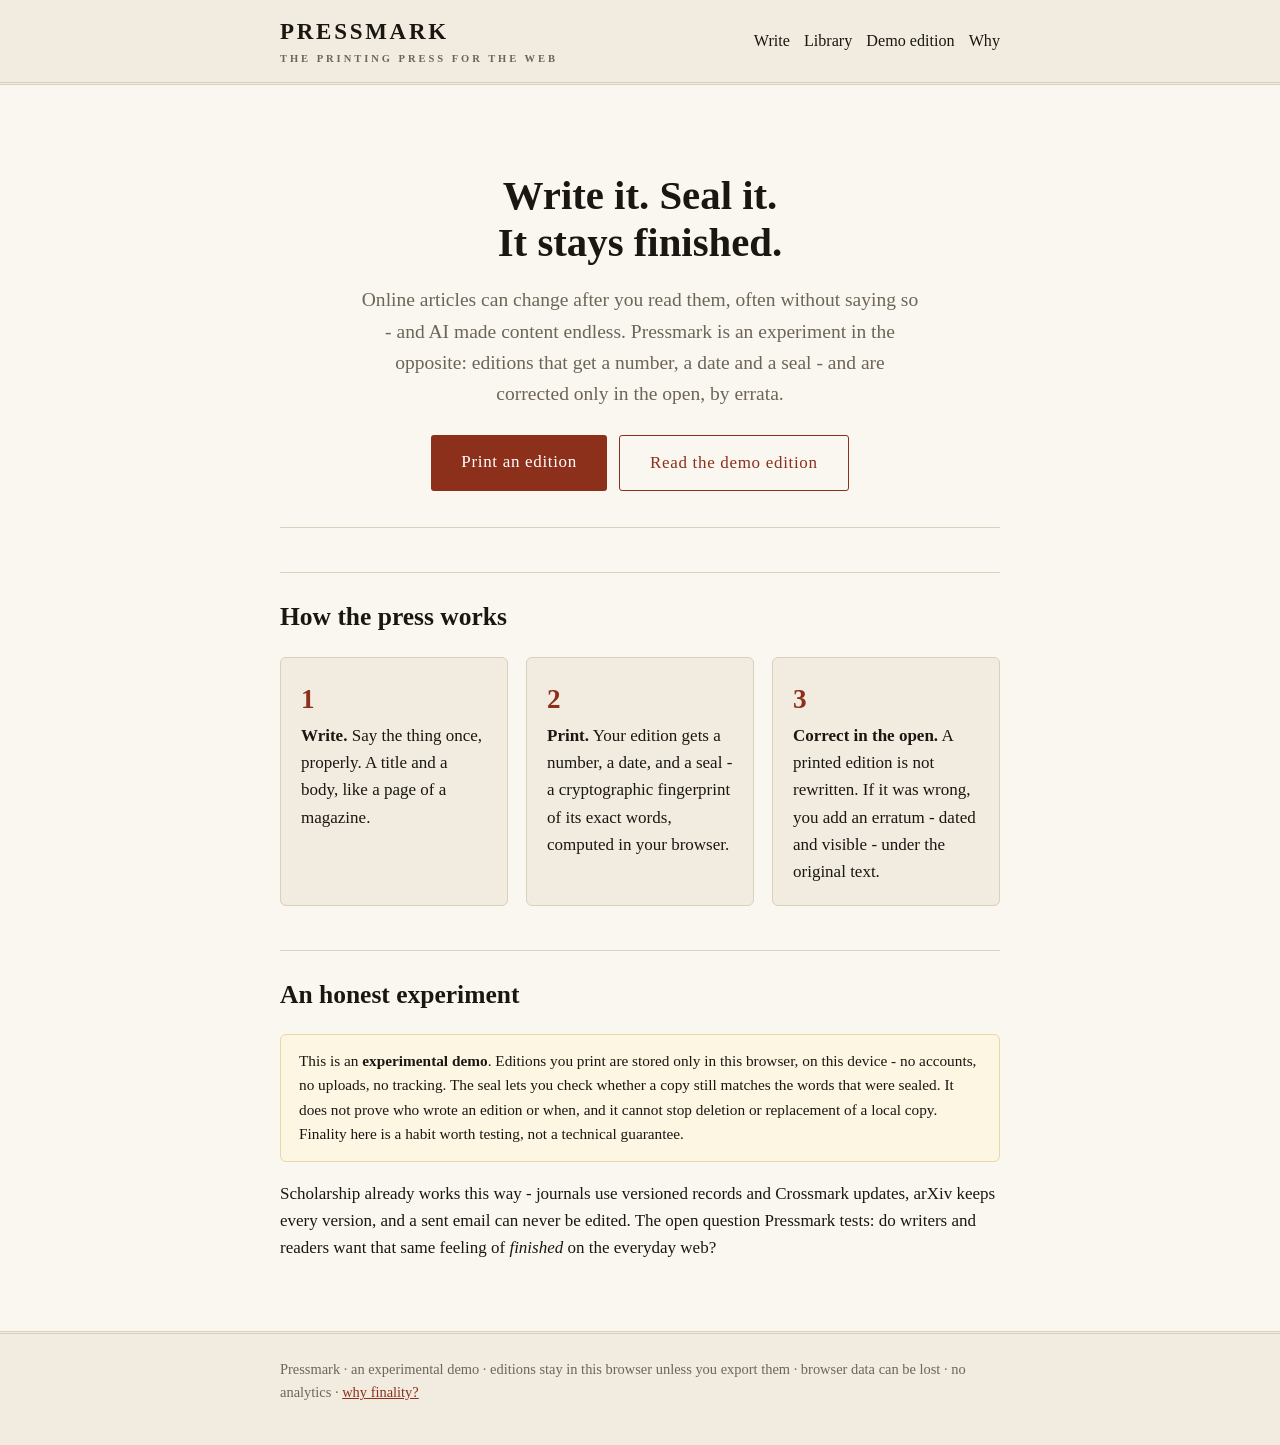
<file: index.html>
<!DOCTYPE html>
<html lang="en">
<head>
<meta charset="utf-8">
<meta name="viewport" content="width=device-width, initial-scale=1">
<title>Pressmark - the printing press for the web</title>
<meta name="google-site-verification" content="R3Jjy_NTB_Dfga_tRyby6kHTOuZl6YpTrTNB0ja5k1M">
<meta name="description" content="An experiment in final editions: write it, seal it, correct it only by visible errata.">
<meta http-equiv="Content-Security-Policy" content="default-src 'self'; style-src 'self' 'unsafe-inline'; script-src 'self'; img-src 'self'; connect-src 'self'; base-uri 'none'; form-action 'none'">
<link rel="icon" type="image/svg+xml" href="assets/favicon.svg">
<link rel="stylesheet" href="assets/style.css">
</head>
<body>
<header class="site"><div class="wrap">
  <a class="masthead" href="index.html">Pressmark<small>the printing press for the web</small></a>
  <nav class="main">
    <a href="write.html">Write</a><a href="library.html">Library</a><a href="edition.html?id=sample">Demo edition</a><a href="about.html">Why</a>
  </nav>
</div></header>
<main><div class="wrap">
  <section class="hero">
    <h1>Write it. Seal it.<br>It stays finished.</h1>
    <p class="sub">Online articles can change after you read them, often without saying so - and AI made content endless. Pressmark is an experiment in the opposite: editions that get a number, a date and a seal - and are corrected only in the open, by errata.</p>
    <div class="row" style="justify-content:center">
      <a class="btn" href="write.html">Print an edition</a>
      <a class="btn secondary" href="edition.html?id=sample">Read the demo edition</a>
    </div>
  </section>
  <h2 class="section">How the press works</h2>
  <div class="steps">
    <div class="step"><div class="num">1</div><p><strong>Write.</strong> Say the thing once, properly. A title and a body, like a page of a magazine.</p></div>
    <div class="step"><div class="num">2</div><p><strong>Print.</strong> Your edition gets a number, a date, and a seal - a cryptographic fingerprint of its exact words, computed in your browser.</p></div>
    <div class="step"><div class="num">3</div><p><strong>Correct in the open.</strong> A printed edition is not rewritten. If it was wrong, you add an erratum - dated and visible - under the original text.</p></div>
  </div>
  <h2 class="section">An honest experiment</h2>
  <div class="notice">
    This is an <strong>experimental demo</strong>. Editions you print are stored only in this browser, on this device - no accounts, no uploads, no tracking. The seal lets you check whether a copy still matches the words that were sealed. It does not prove who wrote an edition or when, and it cannot stop deletion or replacement of a local copy. Finality here is a habit worth testing, not a technical guarantee.
  </div>
  <p>Scholarship already works this way - journals use versioned records and Crossmark updates, arXiv keeps every version, and a sent email can never be edited. The open question Pressmark tests: do writers and readers want that same feeling of <em>finished</em> on the everyday web?</p>
</div></main>
<footer class="site"><div class="wrap">
  Pressmark · an experimental demo · editions stay in this browser unless you export them · browser data can be lost · no analytics · <a href="about.html">why finality?</a>
</div></footer>
<script src="assets/app.js"></script>
</body>
</html>
</file>
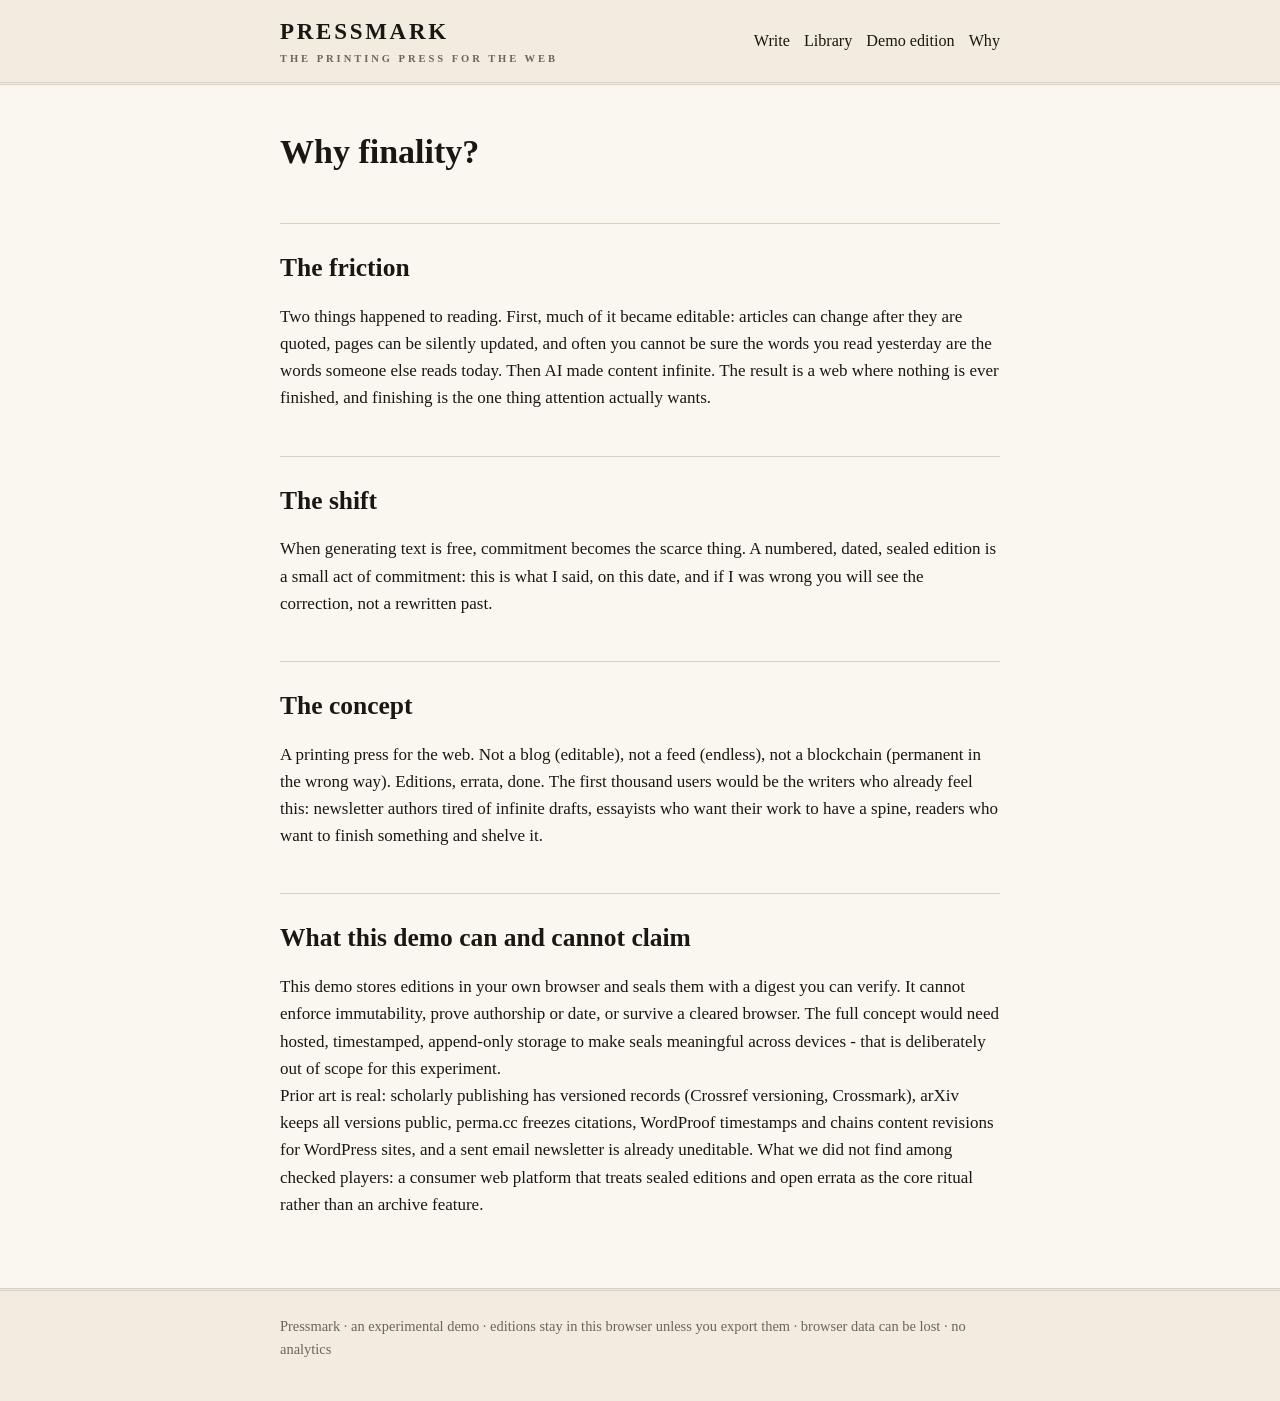
<file: about.html>
<!DOCTYPE html>
<html lang="en">
<head>
<meta charset="utf-8">
<meta name="viewport" content="width=device-width, initial-scale=1">
<title>Why finality - Pressmark</title>
<meta name="description" content="The problem Pressmark tests: the web lost finished things.">
<meta http-equiv="Content-Security-Policy" content="default-src 'self'; style-src 'self' 'unsafe-inline'; script-src 'self'; img-src 'self'; connect-src 'self'; base-uri 'none'; form-action 'none'">
<link rel="icon" type="image/svg+xml" href="assets/favicon.svg">
<link rel="stylesheet" href="assets/style.css">
</head>
<body>
<header class="site"><div class="wrap">
  <a class="masthead" href="index.html">Pressmark<small>the printing press for the web</small></a>
  <nav class="main">
    <a href="write.html">Write</a><a href="library.html">Library</a><a href="edition.html?id=sample">Demo edition</a><a href="about.html">Why</a>
  </nav>
</div></header>
<main><div class="wrap">
  <h1>Why finality?</h1>
  <h2 class="section">The friction</h2>
  <p>Two things happened to reading. First, much of it became editable: articles can change after they are quoted, pages can be silently updated, and often you cannot be sure the words you read yesterday are the words someone else reads today. Then AI made content infinite. The result is a web where nothing is ever finished, and finishing is the one thing attention actually wants.</p>
  <h2 class="section">The shift</h2>
  <p>When generating text is free, commitment becomes the scarce thing. A numbered, dated, sealed edition is a small act of commitment: this is what I said, on this date, and if I was wrong you will see the correction, not a rewritten past.</p>
  <h2 class="section">The concept</h2>
  <p>A printing press for the web. Not a blog (editable), not a feed (endless), not a blockchain (permanent in the wrong way). Editions, errata, done. The first thousand users would be the writers who already feel this: newsletter authors tired of infinite drafts, essayists who want their work to have a spine, readers who want to finish something and shelve it.</p>
  <h2 class="section">What this demo can and cannot claim</h2>
  <p>This demo stores editions in your own browser and seals them with a digest you can verify. It cannot enforce immutability, prove authorship or date, or survive a cleared browser. The full concept would need hosted, timestamped, append-only storage to make seals meaningful across devices - that is deliberately out of scope for this experiment.</p>
  <p>Prior art is real: scholarly publishing has versioned records (Crossref versioning, Crossmark), arXiv keeps all versions public, perma.cc freezes citations, WordProof timestamps and chains content revisions for WordPress sites, and a sent email newsletter is already uneditable. What we did not find among checked players: a consumer web platform that treats sealed editions and open errata as the core ritual rather than an archive feature.</p>
</div></main>
<footer class="site"><div class="wrap">
  Pressmark · an experimental demo · editions stay in this browser unless you export them · browser data can be lost · no analytics
</div></footer>
<script src="assets/app.js"></script>
</body>
</html>
</file>
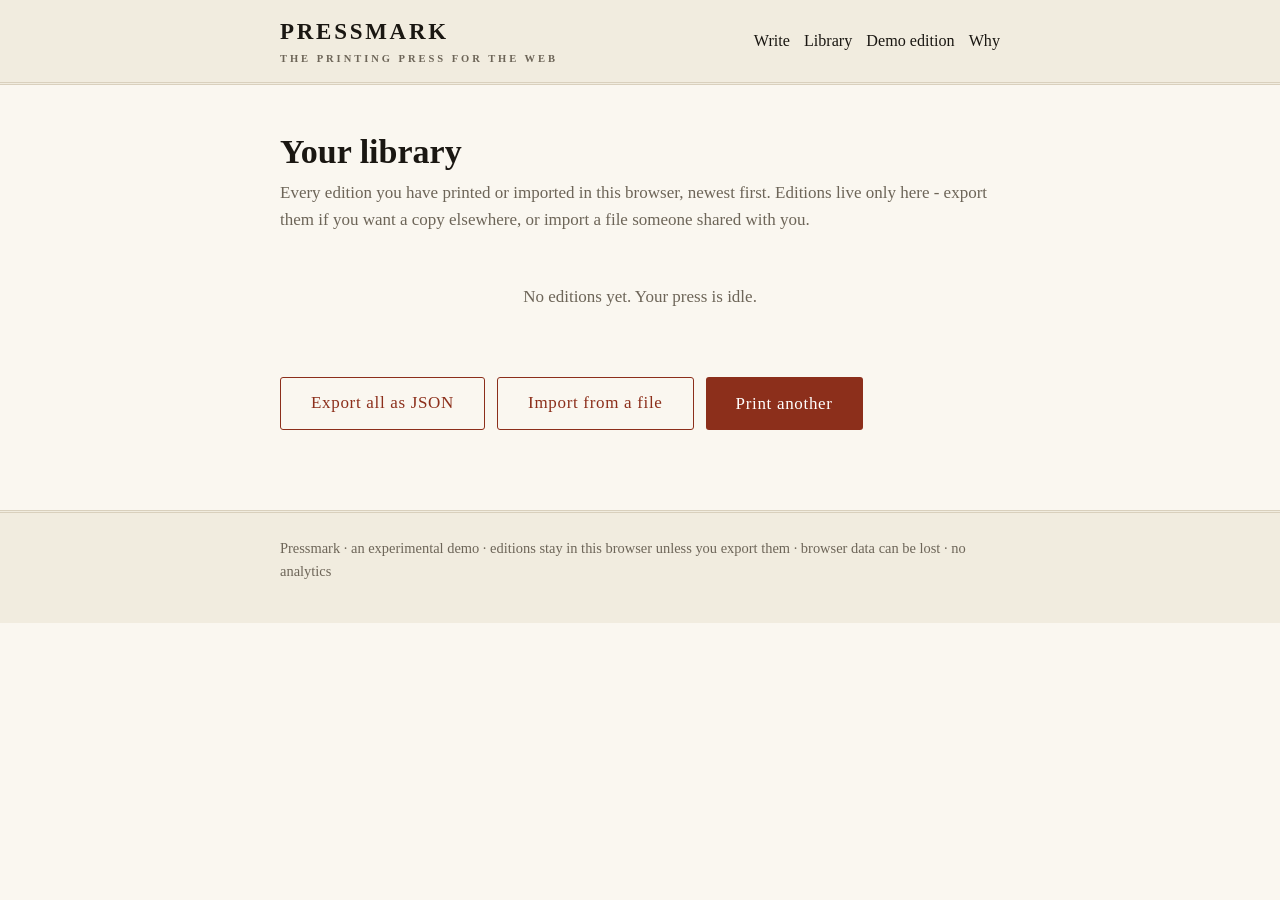
<file: library.html>
<!DOCTYPE html>
<html lang="en">
<head>
<meta charset="utf-8">
<meta name="viewport" content="width=device-width, initial-scale=1">
<title>Your library - Pressmark</title>
<meta http-equiv="Content-Security-Policy" content="default-src 'self'; style-src 'self' 'unsafe-inline'; script-src 'self'; img-src 'self'; connect-src 'self'; base-uri 'none'; form-action 'none'">
<link rel="icon" type="image/svg+xml" href="assets/favicon.svg">
<link rel="stylesheet" href="assets/style.css">
</head>
<body>
<header class="site"><div class="wrap">
  <a class="masthead" href="index.html">Pressmark<small>the printing press for the web</small></a>
  <nav class="main">
    <a href="write.html">Write</a><a href="library.html">Library</a><a href="edition.html?id=sample">Demo edition</a><a href="about.html">Why</a>
  </nav>
</div></header>
<main><div class="wrap">
  <h1>Your library</h1>
  <p style="color:#6d6558">Every edition you have printed or imported in this browser, newest first. Editions live only here - export them if you want a copy elsewhere, or import a file someone shared with you.</p>
  <div id="library-list"></div>
  <div class="row">
    <button class="btn secondary" id="export-btn">Export all as JSON</button>
    <button class="btn secondary" id="import-btn">Import from a file</button>
    <input type="file" id="import-file" accept="application/json,.json" style="display:none">
    <a class="btn" href="write.html">Print another</a>
  </div>
  <p id="import-result" style="color:#6d6558;font-size:.9rem;margin-top:10px"></p>
</div></main>
<footer class="site"><div class="wrap">
  Pressmark · an experimental demo · editions stay in this browser unless you export them · browser data can be lost · no analytics
</div></footer>
<script src="assets/app.js"></script>
</body>
</html>
</file>
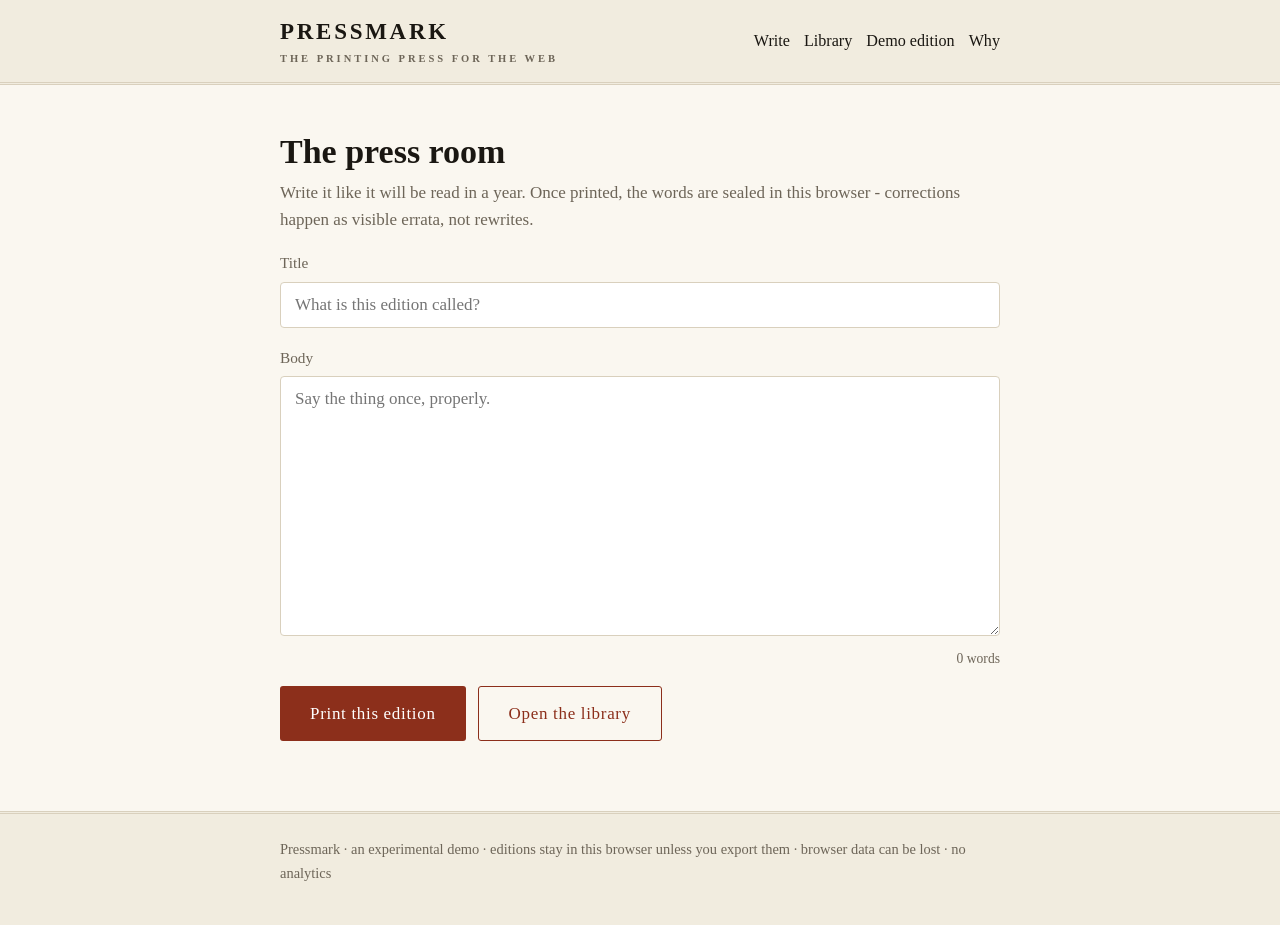
<file: write.html>
<!DOCTYPE html>
<html lang="en">
<head>
<meta charset="utf-8">
<meta name="viewport" content="width=device-width, initial-scale=1">
<title>Print an edition - Pressmark</title>
<meta http-equiv="Content-Security-Policy" content="default-src 'self'; style-src 'self' 'unsafe-inline'; script-src 'self'; img-src 'self'; connect-src 'self'; base-uri 'none'; form-action 'none'">
<link rel="icon" type="image/svg+xml" href="assets/favicon.svg">
<link rel="stylesheet" href="assets/style.css">
</head>
<body>
<header class="site"><div class="wrap">
  <a class="masthead" href="index.html">Pressmark<small>the printing press for the web</small></a>
  <nav class="main">
    <a href="write.html">Write</a><a href="library.html">Library</a><a href="edition.html?id=sample">Demo edition</a><a href="about.html">Why</a>
  </nav>
</div></header>
<main><div class="wrap">
  <h1>The press room</h1>
  <p style="color:#6d6558">Write it like it will be read in a year. Once printed, the words are sealed in this browser - corrections happen as visible errata, not rewrites.</p>
  <div id="form-error" style="color:#8c2f1b;margin-top:10px"></div>
  <label class="f" for="f-title">Title</label>
  <input type="text" id="f-title" maxlength="140" placeholder="What is this edition called?">
  <label class="f" for="f-body">Body</label>
  <textarea id="f-body" placeholder="Say the thing once, properly."></textarea>
  <div class="wordcount" id="wordcount">0 words</div>
  <div class="row">
    <button class="btn" id="print-btn">Print this edition</button>
    <a class="btn secondary" href="library.html">Open the library</a>
  </div>
</div></main>
<dialog id="confirm-dialog">
  <h3>Print this edition?</h3>
  <p>It will be sealed as:</p>
  <div class="sealblock">
    <strong id="c-num"></strong> · <span id="c-date"></span><br>
    SEAL <code id="c-hash"></code>
  </div>
  <p style="font-size:.9rem;color:#6d6558">Stored only in this browser. The seal lets you check a copy matches these words - it is not proof of authorship or date, and it cannot stop deletion of the local copy.</p>
  <div class="row">
    <button class="btn" id="confirm-print">Seal it</button>
    <form method="dialog" style="margin:0"><button class="btn secondary">Keep writing</button></form>
  </div>
</dialog>
<footer class="site"><div class="wrap">
  Pressmark · an experimental demo · editions stay in this browser unless you export them · browser data can be lost · no analytics
</div></footer>
<script src="assets/app.js"></script>
</body>
</html>
</file>
<file: assets/style.css>
:root {
  --ink: #1a1712; --paper: #faf7f0; --paper2: #f1ecdf; --accent: #8c2f1b;
  --accent2: #b8552f; --muted: #6d6558; --line: #d9d0bd; --seal: #22406b;
}
* { box-sizing: border-box; margin: 0; padding: 0; }
html { font-size: 17px; }
body {
  font-family: Georgia, 'Iowan Old Style', 'Times New Roman', serif;
  background: var(--paper); color: var(--ink); line-height: 1.6;
}
a { color: var(--accent); }
.wrap { max-width: 760px; margin: 0 auto; padding: 0 20px; }
header.site {
  border-bottom: 3px double var(--line); padding: 14px 0; background: var(--paper2);
}
header.site .wrap { display: flex; align-items: center; justify-content: space-between; flex-wrap: wrap; gap: 10px; }
.masthead { font-size: 1.35rem; letter-spacing: .12em; text-transform: uppercase; text-decoration: none; color: var(--ink); font-weight: bold; }
.masthead small { display: block; font-size: .62rem; letter-spacing: .28em; color: var(--muted); }
nav.main a { margin-left: 14px; text-decoration: none; color: var(--ink); font-size: .95rem; }
nav.main a:hover { color: var(--accent); text-decoration: underline; }
#langswitch { font-family: inherit; font-size: .85rem; padding: 4px 6px; background: var(--paper); border: 1px solid var(--line); border-radius: 4px; }
main { padding: 40px 0 70px; }
.hero { text-align: center; padding: 48px 0 36px; border-bottom: 1px solid var(--line); }
.hero h1 { font-size: 2.4rem; line-height: 1.15; margin-bottom: 18px; }
.hero p.sub { font-size: 1.15rem; color: var(--muted); max-width: 560px; margin: 0 auto 26px; }
.btn {
  display: inline-block; font-family: inherit; font-size: 1rem; cursor: pointer;
  background: var(--accent); color: #fff; border: none; padding: 13px 30px;
  border-radius: 3px; text-decoration: none; letter-spacing: .04em;
}
.btn:hover { background: var(--accent2); }
.btn.secondary { background: transparent; color: var(--accent); border: 1.5px solid var(--accent); }
.btn.secondary:hover { background: var(--paper2); }
.btn:disabled { opacity: .5; cursor: default; }
h2.section { font-size: 1.5rem; margin: 44px 0 14px; padding-top: 24px; border-top: 1px solid var(--line); }
.steps { display: grid; grid-template-columns: repeat(auto-fit, minmax(200px, 1fr)); gap: 18px; margin: 20px 0; }
.step { background: var(--paper2); border: 1px solid var(--line); border-radius: 6px; padding: 20px; }
.step .num { font-size: 1.6rem; color: var(--accent); font-weight: bold; }
.card {
  border: 1px solid var(--line); border-left: 5px solid var(--seal);
  background: #fff; border-radius: 4px; padding: 20px 22px; margin: 16px 0;
}
.card .meta { font-size: .82rem; color: var(--muted); letter-spacing: .05em; }
.card h3 { margin: 6px 0 8px; font-size: 1.25rem; }
.sealblock {
  background: var(--paper2); border: 1px dashed var(--seal); border-radius: 6px;
  padding: 14px 18px; margin: 18px 0; font-size: .88rem;
}
.sealblock code { font-family: 'Courier New', monospace; font-size: .78rem; word-break: break-all; color: var(--seal); }
.badge-sealed {
  display: inline-block; background: var(--seal); color: #fff; font-size: .72rem;
  letter-spacing: .14em; text-transform: uppercase; padding: 3px 10px; border-radius: 12px;
}
label.f { display: block; font-size: .9rem; color: var(--muted); margin: 18px 0 6px; }
input[type=text], textarea {
  width: 100%; font-family: inherit; font-size: 1rem; padding: 12px 14px;
  border: 1.5px solid var(--line); border-radius: 4px; background: #fff; color: var(--ink);
}
textarea { min-height: 260px; resize: vertical; }
.wordcount { text-align: right; font-size: .8rem; color: var(--muted); margin-top: 4px; }
article.edition { background: #fff; border: 1px solid var(--line); border-radius: 4px; padding: 34px 34px 26px; margin: 20px 0; box-shadow: 0 1px 4px rgba(0,0,0,.05); }
article.edition .body { white-space: pre-wrap; }
.erratum { border-left: 3px solid var(--accent); background: var(--paper2); padding: 12px 16px; margin: 12px 0; font-size: .95rem; }
.erratum .when { font-size: .78rem; color: var(--muted); }
.notice { background: #fdf6e3; border: 1px solid #e5d9a8; border-radius: 6px; padding: 14px 18px; font-size: .9rem; margin: 18px 0; }
.empty { text-align: center; color: var(--muted); padding: 50px 0; }
footer.site { border-top: 3px double var(--line); padding: 24px 0 40px; font-size: .85rem; color: var(--muted); background: var(--paper2); }
#consent-banner {
  position: fixed; left: 0; right: 0; bottom: 0; background: var(--ink); color: var(--paper);
  padding: 14px 18px; display: none; z-index: 50; font-size: .88rem;
}
#consent-banner .inner { max-width: 760px; margin: 0 auto; display: flex; gap: 12px; align-items: center; flex-wrap: wrap; }
#consent-banner button { font-family: inherit; padding: 8px 16px; border-radius: 3px; border: none; cursor: pointer; }
#consent-banner .allow { background: var(--accent2); color: #fff; }
#consent-banner .deny { background: transparent; color: var(--paper); border: 1px solid var(--muted); }
dialog { border: 1px solid var(--line); border-radius: 8px; padding: 26px; max-width: 480px; width: calc(100% - 40px); }
dialog::backdrop { background: rgba(26,23,18,.45); }
dialog h3 { margin-bottom: 12px; }
dialog .sealblock { margin: 14px 0; }
.row { display: flex; gap: 12px; flex-wrap: wrap; margin-top: 16px; }
@media (max-width: 480px) {
  .hero h1 { font-size: 1.8rem; }
  article.edition { padding: 22px 18px; }
  nav.main a { margin-left: 10px; font-size: .88rem; }
}
</file>
